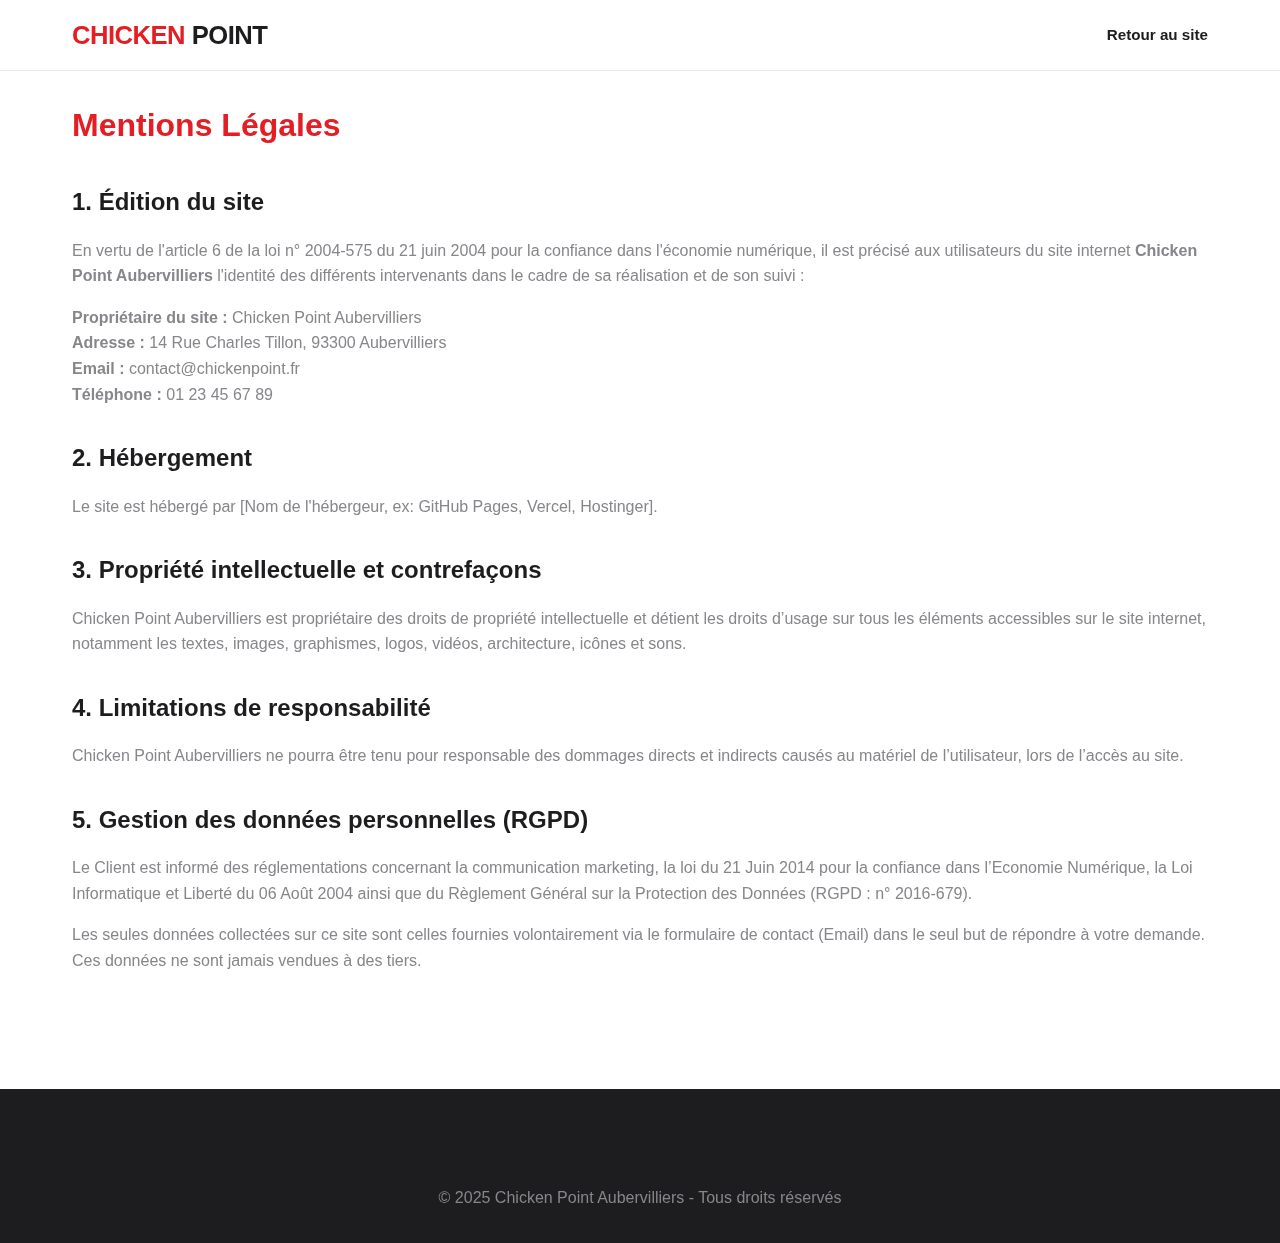
<file: mentions.html>
<!DOCTYPE html>
<html lang="fr">
<head>
    <meta charset="UTF-8">
    <meta name="viewport" content="width=device-width, initial-scale=1.0">
    <title>Mentions Légales - Chicken Point</title>
    <link rel="stylesheet" href="https://cdnjs.cloudflare.com/ajax/libs/font-awesome/6.0.0-beta3/css/all.min.css">
    <link rel="icon" type="image/png" href="logo.jpg">
    <link rel="stylesheet" href="style.css">
    <style>
        .legal-content {
            padding: 100px 0;
            background: #fff;
        }
        .legal-content h1 {
            margin-bottom: 2rem;
            color: var(--color-primary);
        }
        .legal-content h2 {
            margin-top: 2rem;
            margin-bottom: 1rem;
            font-size: 1.5rem;
        }
        .legal-content p {
            margin-bottom: 1rem;
            color: var(--color-gray);
        }
    </style>
</head>
<body>
    <header id="header">
        <div class="container header-content">
            <a href="index.html" class="logo">
                <span class="accent">CHICKEN</span> POINT
            </a>
            <nav id="nav">
                <a href="index.html">Retour au site</a>
            </nav>
        </div>
    </header>

    <section class="legal-content">
        <div class="container">
            <h1>Mentions Légales</h1>

            <h2>1. Édition du site</h2>
            <p>En vertu de l'article 6 de la loi n° 2004-575 du 21 juin 2004 pour la confiance dans l'économie numérique, il est précisé aux utilisateurs du site internet <strong>Chicken Point Aubervilliers</strong> l'identité des différents intervenants dans le cadre de sa réalisation et de son suivi :</p>
            <p><strong>Propriétaire du site :</strong> Chicken Point Aubervilliers<br>
            <strong>Adresse :</strong> 14 Rue Charles Tillon, 93300 Aubervilliers<br>
            <strong>Email :</strong> contact@chickenpoint.fr<br>
            <strong>Téléphone :</strong> 01 23 45 67 89</p>

            <h2>2. Hébergement</h2>
            <p>Le site est hébergé par [Nom de l'hébergeur, ex: GitHub Pages, Vercel, Hostinger].</p>

            <h2>3. Propriété intellectuelle et contrefaçons</h2>
            <p>Chicken Point Aubervilliers est propriétaire des droits de propriété intellectuelle et détient les droits d’usage sur tous les éléments accessibles sur le site internet, notamment les textes, images, graphismes, logos, vidéos, architecture, icônes et sons.</p>

            <h2>4. Limitations de responsabilité</h2>
            <p>Chicken Point Aubervilliers ne pourra être tenu pour responsable des dommages directs et indirects causés au matériel de l’utilisateur, lors de l’accès au site.</p>

            <h2>5. Gestion des données personnelles (RGPD)</h2>
            <p>Le Client est informé des réglementations concernant la communication marketing, la loi du 21 Juin 2014 pour la confiance dans l’Economie Numérique, la Loi Informatique et Liberté du 06 Août 2004 ainsi que du Règlement Général sur la Protection des Données (RGPD : n° 2016-679).</p>
            <p>Les seules données collectées sur ce site sont celles fournies volontairement via le formulaire de contact (Email) dans le seul but de répondre à votre demande. Ces données ne sont jamais vendues à des tiers.</p>
        </div>
    </section>

    <footer>
        <div class="container">
            <div class="footer-bottom" style="border:none;">
                <p>© 2025 Chicken Point Aubervilliers - Tous droits réservés</p>
            </div>
        </div>
    </footer>
</body>

</html>
</file>
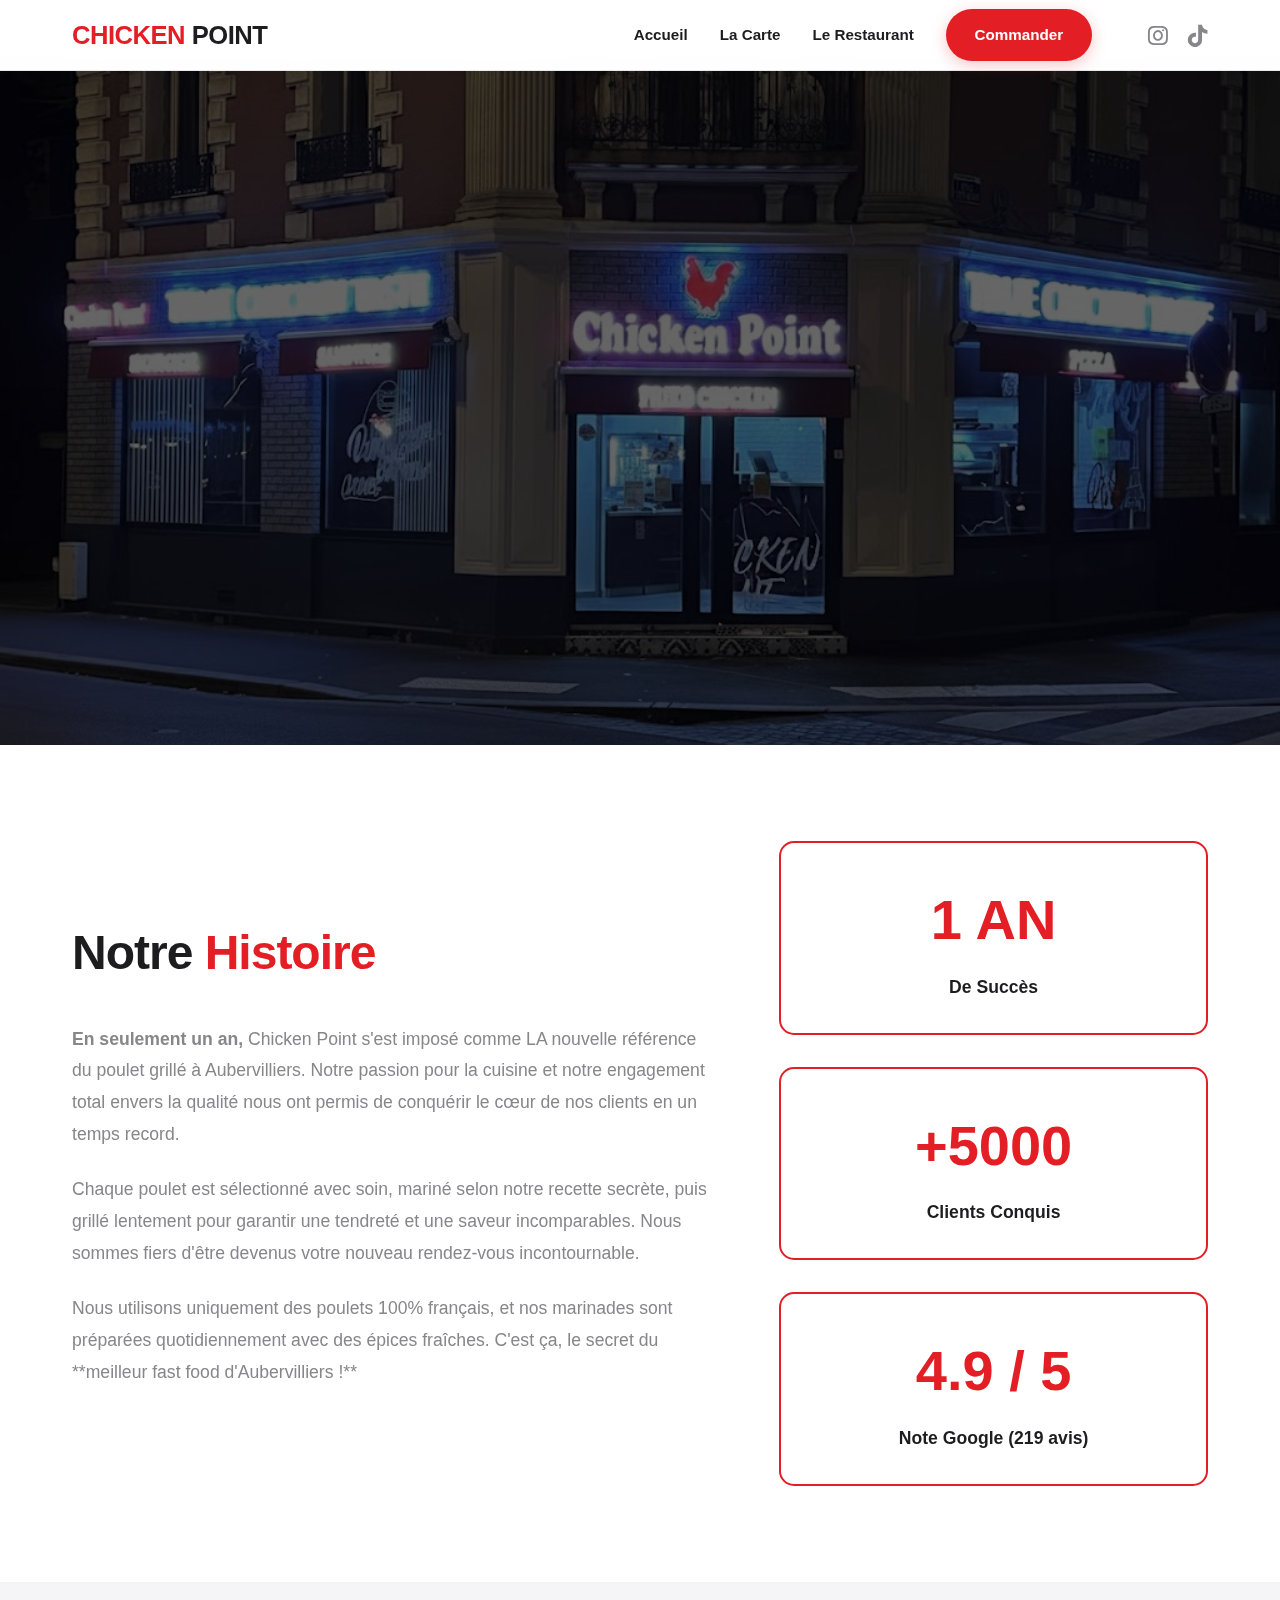
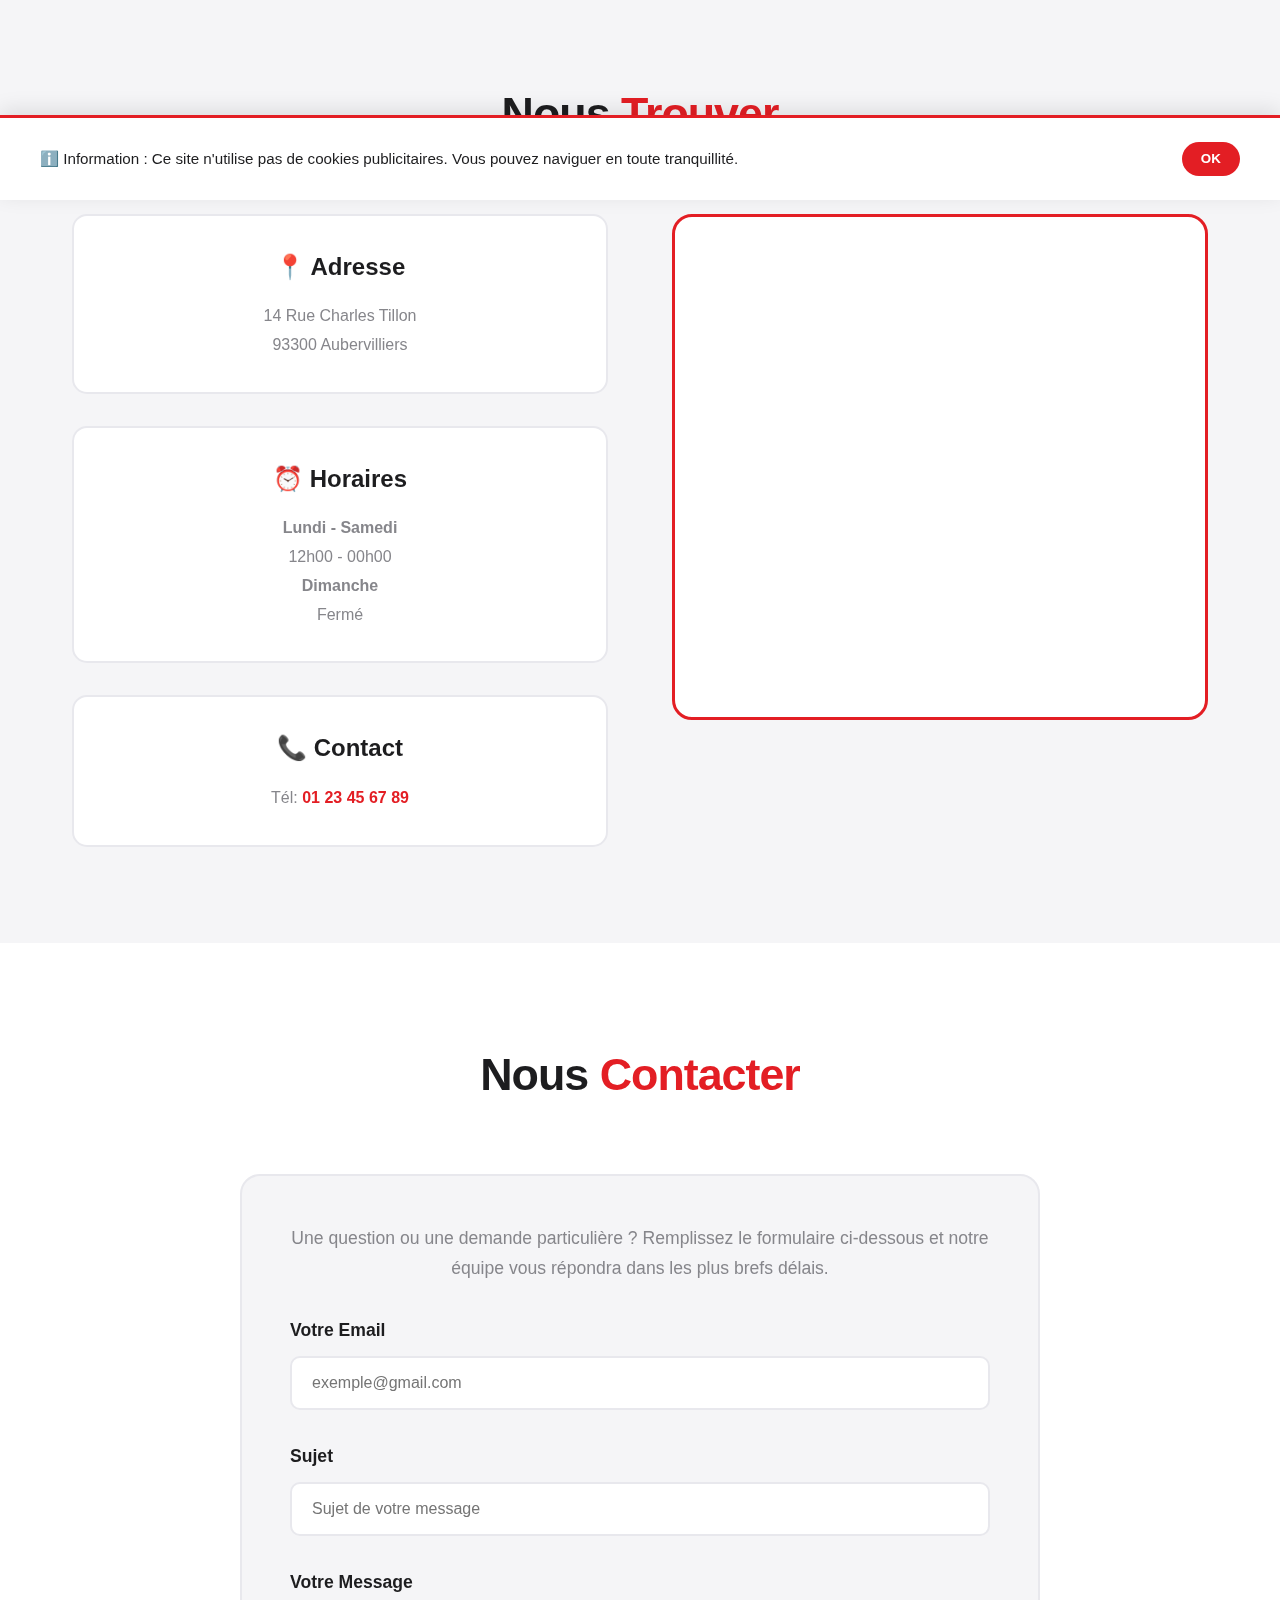
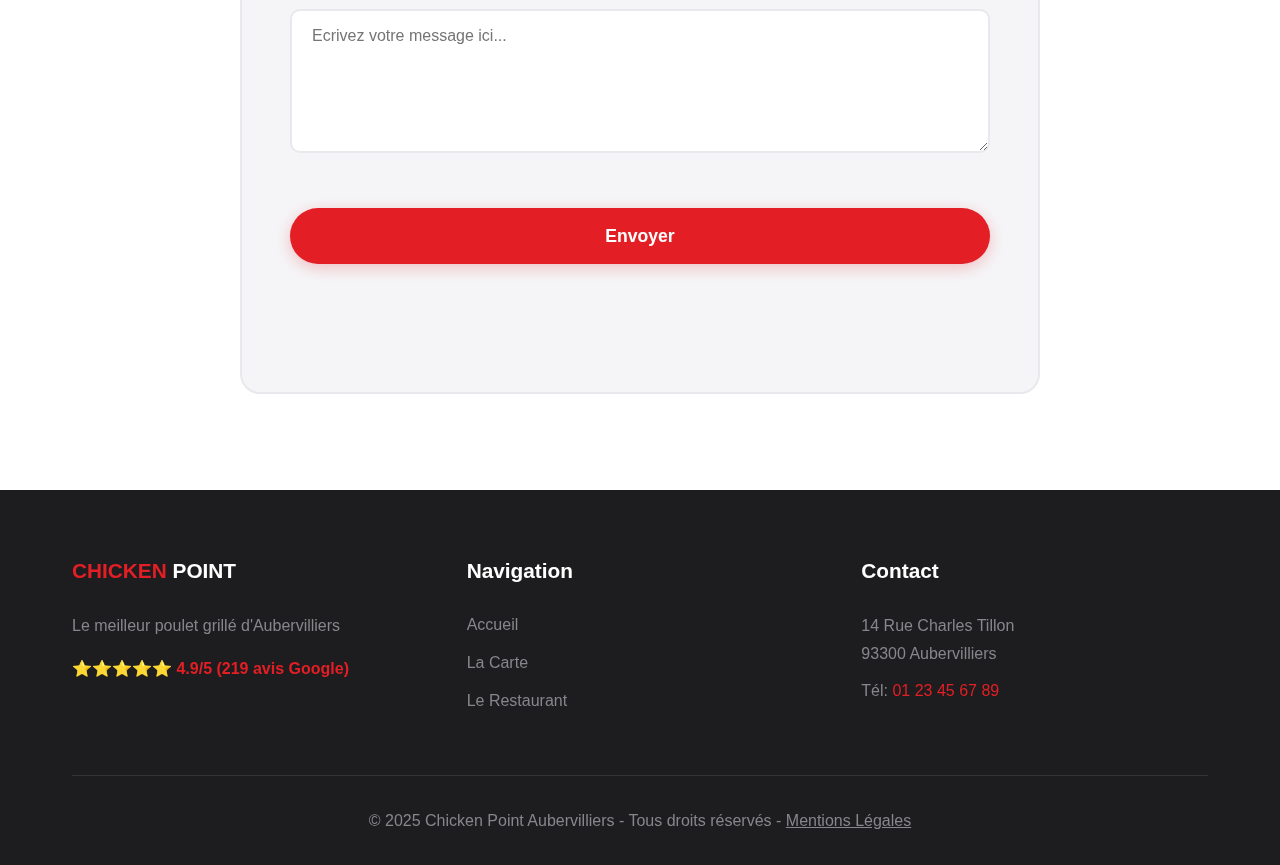
<file: restaurant.html>
<!DOCTYPE html>
<html lang="fr">
<head>
    <meta charset="UTF-8">
    <meta name="viewport" content="width=device-width, initial-scale=1.0">
    <title>Le Restaurant - Chicken Point Aubervilliers</title>
    <link rel="stylesheet" href="https://cdnjs.cloudflare.com/ajax/libs/font-awesome/6.0.0-beta3/css/all.min.css">
    <link rel="stylesheet" href="style.css">
    <link rel="icon" type="image/png" href="logo.jpg">
</head>
<body>
    <div id="preloader">
        <div class="loader-logo">
            <span class="accent">CHICKEN</span> POINT
        </div>
    </div>

    <header id="header">
        <div class="container header-content">
            <a href="index.html" class="logo">
                <span class="accent">CHICKEN</span> POINT
            </a>
            <div class="menu-toggle" id="menuToggle">
                <span></span>
                <span></span>
                <span></span>
            </div>
            <nav id="nav">
                <a href="index.html">Accueil</a>
                <a href="carte.html">La Carte</a>
                <a href="restaurant.html">Le Restaurant</a>
                <a href="https://www.ubereats.com/fr/store/chicken-point/cdtwzbS2SFSAQ1WBOYv42g?diningMode=PICKUP&ps=1" target="_blank" class="btn-primary">Commander</a>
                
                <div class="social-links">
                    <a href="https://www.instagram.com/chickenpointaubervilliers?igsh=MWZxOGIzOThhbnBsZg==" target="_blank" class="social-icon" aria-label="Instagram">
                        <i class="fab fa-instagram"></i>
                    </a>
                    <a href="https://www.tiktok.com/@chicken.point.aub?_r=1&_t=ZN-91SebNRsBIk" target="_blank" class="social-icon" aria-label="TikTok">
                        <i class="fab fa-tiktok"></i>
                    </a>
                </div>
            </nav>
        </div>
    </header>

    <section class="restaurant-hero">
        <div class="container">
            <h1 class="fade-in">Notre <span class="accent">Restaurant</span></h1>
            <p class="fade-in-delay">Une expérience authentique au cœur d'Aubervilliers</p>
        </div>
    </section>

    <section class="histoire">
        <div class="container">
            <div class="histoire-content">
                <div class="histoire-text">
                    <h2>Notre <span class="accent">Histoire</span></h2>
                    <p><strong>En seulement un an,</strong> Chicken Point s'est imposé comme LA nouvelle référence du poulet grillé à Aubervilliers. Notre passion pour la cuisine et notre engagement total envers la qualité nous ont permis de conquérir le cœur de nos clients en un temps record.</p>
                    <p>Chaque poulet est sélectionné avec soin, mariné selon notre recette secrète, puis grillé lentement pour garantir une tendreté et une saveur incomparables. Nous sommes fiers d'être devenus votre nouveau rendez-vous incontournable.</p>
                    <p>Nous utilisons uniquement des poulets 100% français, et nos marinades sont préparées quotidiennement avec des épices fraîches. C'est ça, le secret du **meilleur fast food d'Aubervilliers !**</p>
                </div>
                <div class="histoire-stats">
                    <div class="stat-item">
                        <div class="stat-number">1 AN</div>
                        <div class="stat-label">De Succès</div>
                    </div>
                    <div class="stat-item">
                        <div class="stat-number">+5000</div>
                        <div class="stat-label">Clients Conquis</div>
                    </div>
                    <div class="stat-item">
                        <div class="stat-text">4.9 / 5</div>
                        <div class="stat-label">Note Google (219 avis)</div>
                    </div>
                </div>
            </div>
        </div>
    </section>

    <section class="localisation">
        <div class="container">
            <h2 class="section-title">Nous <span class="accent">Trouver</span></h2>
            <div class="localisation-content">
                <div class="localisation-info">
                    <div class="info-block">
                        <h3>📍 Adresse</h3>
                        <p>14 Rue Charles Tillon<br>93300 Aubervilliers</p>
                    </div>
                    <div class="info-block">
                        <h3>⏰ Horaires</h3>
                        <p><strong>Lundi - Samedi</strong><br>12h00 - 00h00<br><strong>Dimanche</strong><br>Fermé</p>
                    </div>
                    <div class="info-block">
                        <h3>📞 Contact</h3>
                        <p>Tél: <a href="tel:0123456789">01 23 45 67 89</a></p>
                    </div>
                   
                </div>
                
                <div class="localisation-map">
                    <iframe src="https://www.google.com/maps/embed?pb=!1m18!1m12!1m3!1d2622.091157158713!2d2.370338776859703!3d48.91428579603348!2m3!1f0!2f0!3f0!3m2!1i1024!2i768!4f13.1!3m3!1m2!1s0x47e66f27b944208d%3A0xb357f8644503382c!2s14%20Rue%20Charles%20Tillon%2C%2093300%20Aubervilliers!5e0!3m2!1sfr!2sfr!4v1731855365516!5m2!1sfr!2sfr" allowfullscreen="" loading="lazy" referrerpolicy="no-referrer-when-downgrade"></iframe>
                </div>

            </div>
        </div>
    </section>

    <section class="contact">
        <div class="container">
            <h2 class="section-title">Nous <span class="accent">Contacter</span></h2>
            <div class="contact-cta">
                
                <p>Une question ou une demande particulière ? Remplissez le formulaire ci-dessous et notre équipe vous répondra dans les plus brefs délais.</p>
                
                <form id="contactForm" action="https://formspree.io/f/xqanarky" method="POST">
                    
                    <div class="form-group">
                        <label for="email">Votre Email</label>
                        <input type="email" name="email" id="email" placeholder="exemple@gmail.com" required>
                    </div>
                    
                    <div class="form-group">
                        <label for="sujet">Sujet</label>
                        <input type="text" name="sujet" id="sujet" placeholder="Sujet de votre message" required>
                    </div>
                    
                    <div class="form-group">
                        <label for="message">Votre Message</label>
                        <textarea name="message" id="message" rows="6" placeholder="Ecrivez votre message ici..." required></textarea>
                    </div>
                    
                    <button type="submit" class="btn-primary">Envoyer</button>
                    
                    <p id="my-form-status"></p> 
                </form>
                
            </div>
        </div>
    </section>

    <footer>
        <div class="container">
            <div class="footer-content">
                <div class="footer-col">
                    <h3><span class="accent">CHICKEN</span> POINT</h3>
                    <p>Le meilleur poulet grillé d'Aubervilliers</p>
                    <div class="footer-rating">
                        ⭐⭐⭐⭐⭐ 4.9/5 (219 avis Google)
                    </div>
                </div>
                <div class="footer-col">
                    <h3>Navigation</h3>
                    <ul>
                        <li><a href="index.html">Accueil</a></li>
                        <li><a href="carte.html">La Carte</a></li>
                        <li><a href="restaurant.html">Le Restaurant</a></li>
                    </ul>
                </div>
                <div class="footer-col">
                    <h3>Contact</h3>
                    <p>14 Rue Charles Tillon<br>93300 Aubervilliers</p>
                    <p>Tél: <a href="tel:0123456789">01 23 45 67 89</a></p>
                </div>
            </div>
            <div class="footer-bottom">
                <p>© 2025 Chicken Point Aubervilliers - Tous droits réservés - <a href="mentions.html" style="color: #86868B; text-decoration: underline;">Mentions Légales</a></p>
            </div>
        </div>
    </footer>

    <div id="cookie-banner" class="cookie-banner">
        <div class="cookie-content">
            <p>ℹ️ Information : Ce site n'utilise pas de cookies publicitaires. Vous pouvez naviguer en toute tranquillité.</p>
            <div class="cookie-buttons">
                <button id="ack-cookies" class="btn-cookie-accept">OK</button>
            </div>
        </div>
    </div>

    <script src="script.js"></script>
</body>

</html>
</file>
<file: style.css>
/* ========================================
   CHICKEN POINT - CSS COMPLET
   Design moderne clair - Toutes les pages
   ======================================== */

/* VARIABLES */
:root {
    --color-primary: #E31E24; /* Rouge Chicken Point */
    --color-bg: #F5F5F7; /* Gris très clair (Apple style) */
    --color-white: #FFFFFF; /* Blanc pur */
    --color-dark: #1D1D1F; /* Gris très foncé pour textes */
    --color-gray: #86868B; /* Gris moyen pour textes secondaires */
    --color-light-gray: #E8E8ED; /* Gris clair pour bordures */
    --color-hover: #C41A20; /* Rouge foncé au hover */
}

/* RESET & BASE */
* {
    margin: 0;
    padding: 0;
    box-sizing: border-box;
}

html {
    scroll-behavior: smooth;
}

body {
    font-family: -apple-system, BlinkMacSystemFont, 'Segoe UI', 'Roboto', 'Helvetica', 'Arial', sans-serif;
    background-color: var(--color-bg);
    color: var(--color-dark);
    line-height: 1.6;
    overflow-x: hidden;
}

.container {
    max-width: 1200px;
    margin: 0 auto;
    padding: 0 2rem;
}

.accent {
    color: var(--color-primary);
}

/* PRELOADER */
#preloader {
    position: fixed;
    top: 0;
    left: 0;
    width: 100%;
    height: 100%;
    background-color: var(--color-white);
    display: flex;
    justify-content: center;
    align-items: center;
    z-index: 9999;
    transition: opacity 0.8s ease, visibility 0.8s ease;
}

#preloader.fade-out {
    opacity: 0;
    visibility: hidden;
}

.loader-logo {
    font-size: 3rem;
    font-weight: 900;
    letter-spacing: -1px;
    animation: loaderPulse 1.5s infinite;
}

@keyframes loaderPulse {
    0%, 100% { transform: scale(1); opacity: 0.7; }
    50% { transform: scale(1.1); opacity: 1; }
}

/* HEADER */
header {
    position: fixed;
    top: 0;
    left: 0;
    width: 100%;
    background-color: rgba(255, 255, 255, 0.95);
    backdrop-filter: blur(20px) saturate(180%);
    border-bottom: 1px solid var(--color-light-gray);
    z-index: 1000;
    transition: all 0.3s ease;
}

header.scrolled {
    box-shadow: 0 2px 20px rgba(0, 0, 0, 0.08);
}

.header-content {
    display: flex;
    justify-content: space-between;
    align-items: center;
    height: 70px;
}

.logo {
    font-size: 1.6rem;
    font-weight: 800;
    color: var(--color-dark);
    text-decoration: none;
    letter-spacing: -0.5px;
    transition: transform 0.3s ease;
}

.logo:hover {
    transform: scale(1.05);
}

nav {
    display: flex;
    gap: 2rem;
    align-items: center;
}

nav a {
    color: var(--color-dark);
    text-decoration: none;
    font-weight: 600;
    font-size: 0.95rem;
    transition: color 0.3s ease;
    position: relative;
}

nav a:not(.btn-primary):hover {
    color: var(--color-primary);
}

nav a:not(.btn-primary)::after {
    content: '';
    position: absolute;
    bottom: -5px;
    left: 0;
    width: 0;
    height: 2px;
    background: var(--color-primary);
    transition: width 0.3s ease;
}

nav a:not(.btn-primary):hover::after {
    width: 100%;
}

/* STYLES POUR ICÔNES FONT AWESOME */
.social-links {
    display: flex;
    gap: 1.25rem;
    margin-left: 1.5rem; 
}

.social-icon {
    color: var(--color-gray);
    text-decoration: none;
    transition: all 0.3s ease;
}

.social-icon i {
    font-size: 1.4rem;
    vertical-align: middle;
}

.social-icon:hover {
    color: var(--color-primary);
    transform: scale(1.1);
}

.menu-toggle {
    display: none;
    flex-direction: column;
    gap: 5px;
    cursor: pointer;
    z-index: 1001;
}

.menu-toggle span {
    width: 28px;
    height: 2px;
    background: var(--color-dark);
    transition: all 0.3s ease;
    border-radius: 2px;
}

.menu-toggle.active span:nth-child(1) {
    transform: rotate(45deg) translate(8px, 8px);
}

.menu-toggle.active span:nth-child(2) {
    opacity: 0;
}

.menu-toggle.active span:nth-child(3) {
    transform: rotate(-45deg) translate(7px, -7px);
}

/* BUTTONS */
.btn-primary, .btn-secondary {
    display: inline-block;
    padding: 0.85rem 1.8rem;
    text-decoration: none;
    font-weight: 700;
    border-radius: 50px;
    transition: all 0.3s ease;
    text-align: center;
    cursor: pointer;
    border: none;
    font-size: 0.95rem;
}

.btn-large {
    padding: 1.1rem 2.5rem;
    font-size: 1.05rem;
    width: 100%;
    margin-bottom: 1rem;
}

.btn-primary {
    background: var(--color-primary);
    color: var(--color-white);
    box-shadow: 0 4px 15px rgba(227, 30, 36, 0.25);
}

.btn-primary:hover {
    background: var(--color-hover);
    transform: translateY(-2px);
    box-shadow: 0 6px 25px rgba(227, 30, 36, 0.35);
}

.btn-secondary {
    background: transparent;
    color: var(--color-dark);
    border: 2px solid var(--color-dark);
}

.btn-secondary:hover {
    background: var(--color-dark);
    color: var(--color-white);
    transform: translateY(-2px);
}

/* HERO SECTION - PAGE ACCUEIL */
.hero {
    min-height: 90vh;
    display: flex;
    align-items: center;
    justify-content: center;
    position: relative;
    margin-top: 70px;
    overflow: hidden;
    background-image: url('https://tb-static.uber.com/prod/image-proc/processed_images/11b8851f421f796dd655c109216755b3/5283d81c664b43c5f57a3a186d273063.jpeg');
    background-size: cover;
    background-position: center center;
    color: var(--color-white);
}

.hero-overlay {
    position: absolute;
    top: 0;
    left: 0;
    width: 100%;
    height: 100%;
    background-color: rgba(0, 0, 0, 0.6); 
    z-index: 1;
}

.hero-content {
    position: relative;
    z-index: 2; 
    text-align: center;
    padding: 2rem;
}

.hero h1 {
    font-size: 4.5rem;
    font-weight: 900;
    line-height: 1.1;
    margin-bottom: 1.5rem;
    letter-spacing: -2px;
}

.hero p {
    font-size: 1.5rem;
    margin-bottom: 2.5rem;
    color: var(--color-light-gray); 
    opacity: 0.9;
    font-weight: 500;
}

.hero-buttons {
    display: flex;
    gap: 1.5rem;
    justify-content: center;
    flex-wrap: wrap;
}

.hero .btn-secondary {
    background: transparent;
    color: var(--color-white);
    border: 2px solid var(--color-white);
}

.hero .btn-secondary:hover {
    background: var(--color-white);
    color: var(--color-dark);
}


/* ANIMATIONS */
.fade-in {
    animation: fadeInUp 1s ease forwards;
    opacity: 0;
}

.fade-in-delay {
    animation: fadeInUp 1s ease 0.3s forwards;
    opacity: 0;
}

.fade-in-delay-2 {
    animation: fadeInUp 1s ease 0.6s forwards;
    opacity: 0;
}

@keyframes fadeInUp {
    from {
        opacity: 0;
        transform: translateY(30px);
    }
    to {
        opacity: 1;
        transform: translateY(0);
    }
}

/* SECTIONS */
section {
    padding: 6rem 0;
}

.section-title {
    text-align: center;
    font-size: 2.8rem;
    font-weight: 900;
    margin-bottom: 4rem;
    letter-spacing: -1px;
}

/* SERVICES (SECTION ENGAGEMENTS) */
.services {
    background: var(--color-white);
}

.service-grid {
    display: grid;
    grid-template-columns: repeat(auto-fit, minmax(300px, 1fr));
    gap: 2.5rem;
}

.service-item {
    background: var(--color-white);
    border: 2px solid var(--color-light-gray);
    border-radius: 20px;
    padding: 3rem 2rem;
    text-align: center;
    transition: all 0.4s ease;
    cursor: pointer;
}

.service-item:hover {
    transform: translateY(-10px);
    border-color: var(--color-primary);
    box-shadow: 0 15px 40px rgba(0, 0, 0, 0.1);
}

.service-icon {
    display: block;
    margin-bottom: 1.5rem;
    height: 120px; 
}

.service-icon img {
    height: 100%; 
    width: auto;
    max-width: 120px; 
    object-fit: contain; 
}

.service-item h3 {
    color: var(--color-primary);
    font-size: 1.6rem;
    margin-bottom: 1rem;
    font-weight: 700;
}

.service-item p {
    color: var(--color-gray);
    line-height: 1.7;
    font-size: 1.05rem;
}

/* MENU PREVIEW - PAGE ACCUEIL */
.menu-preview {
    background: var(--color-bg);
}

.menu-preview-grid {
    display: grid;
    grid-template-columns: repeat(auto-fit, minmax(280px, 1fr));
    gap: 2rem;
}

.menu-preview-card {
    background: var(--color-white);
    border: 2px solid var(--color-light-gray);
    border-radius: 20px;
    padding: 2.5rem;
    text-align: center;
    transition: all 0.4s ease;
    display: flex; 
    flex-direction: column; 
}

.menu-preview-card:hover {
    transform: scale(1.05);
    border-color: var(--color-primary);
    box-shadow: 0 15px 40px rgba(0, 0, 0, 0.1);
}

.menu-preview-card .menu-preview-image {
    width: 100%;
    height: 200px; 
    overflow: hidden;
    border-radius: 15px; 
    margin-bottom: 1.5rem;
    border: 2px solid var(--color-light-gray);
}

.menu-preview-card .menu-preview-image img {
    width: 100%;
    height: 100%;
    object-fit: cover; 
    transition: transform 0.4s ease;
}

.menu-preview-card:hover .menu-preview-image img {
    transform: scale(1.1);
}

.menu-preview-icon {
    display: none;
}

.menu-preview-card h3 {
    color: var(--color-dark);
    font-size: 1.8rem;
    margin-bottom: 0.5rem;
    font-weight: 700;
}

.menu-preview-card p {
    color: var(--color-gray);
    margin-bottom: 1.5rem;
    flex-grow: 1; 
}

.price-from {
    display: inline-block;
    background: var(--color-primary);
    color: var(--color-white);
    padding: 0.6rem 1.5rem;
    border-radius: 50px;
    font-weight: 700;
    margin-top: auto; 
    align-self: center; 
}

/* AVIS GOOGLE - PAGE ACCUEIL */
.avis-google {
    background: var(--color-white);
    padding: 6rem 0;
}

.avis-header {
    text-align: center;
    margin-bottom: 4rem;
}

.google-rating {
    display: flex;
    justify-content: center;
    align-items: center;
    gap: 3rem;
    margin-top: 2rem;
    flex-wrap: wrap;
}

.rating-score {
    text-align: center;
}

.rating-score .score {
    font-size: 4rem;
    font-weight: 900;
    color: var(--color-primary);
    display: block;
    line-height: 1;
}

.rating-score .stars {
    font-size: 2rem;
    margin-top: 0.5rem;
}

.rating-info {
    text-align: left;
}

.rating-info p {
    font-size: 1.2rem;
    color: var(--color-dark);
    margin-bottom: 0.5rem;
}

.google-link {
    color: var(--color-primary);
    text-decoration: none;
    font-weight: 600;
    display: flex;
    align-items: center;
    transition: color 0.3s ease;
}

.google-link:hover {
    color: var(--color-hover);
}

.avis-grid {
    display: grid;
    grid-template-columns: repeat(auto-fit, minmax(320px, 1fr));
    gap: 2rem;
}

.avis-card {
    background: var(--color-white);
    border: 2px solid var(--color-light-gray);
    border-radius: 20px;
    padding: 2rem;
    transition: all 0.3s ease;
    text-align: center; 
}

.avis-card:hover {
    transform: translateY(-5px);
    box-shadow: 0 10px 30px rgba(0, 0, 0, 0.1);
    border-color: var(--color-primary);
}

.avis-stars {
    font-size: 1.3rem;
    margin-bottom: 1rem;
}

.avis-text {
    color: var(--color-dark);
    line-height: 1.7;
    margin-bottom: 1.5rem;
    font-size: 1.05rem;
}

.avis-author {
    display: flex;
    gap: 1rem;
    align-items: center;
    justify-content: center; 
}

.author-avatar {
    width: 50px;
    height: 50px;
    background: var(--color-primary);
    color: var(--color-white);
    border-radius: 50%;
    display: flex;
    align-items: center;
    justify-content: center;
    font-weight: 700;
    font-size: 1.3rem;
}

.author-info {
    display: flex;
    flex-direction: column;
    text-align: left; 
}

.author-info strong {
    color: var(--color-dark);
    font-size: 1.05rem;
}

.author-info span {
    color: var(--color-gray);
    font-size: 0.9rem;
}

/* HORAIRES */
.horaires {
    background: var(--color-bg);
}

.horaires-box {
    max-width: 500px;
    margin: 0 auto;
    background: var(--color-white);
    border: 2px solid var(--color-light-gray); 
    border-radius: 20px;
    padding: 3rem;
    text-align: center;
    transition: all 0.4s ease; 
}

.horaires-box:hover {
    transform: translateY(-5px);
    box-shadow: 0 10px 30px rgba(0, 0, 0, 0.1);
    border-color: var(--color-primary);
}

.horaire-item {
    display: flex;
    justify-content: space-between;
    align-items: center;
    font-size: 1.5rem;
    font-weight: 700;
    margin-bottom: 1.5rem;
}
.horaire-item:last-child {
    margin-bottom: 0.5rem;
}

.day {
    color: var(--color-primary);
}

.time {
    color: var(--color-dark);
}

.horaires-note {
    color: var(--color-gray);
    font-size: 1.1rem;
    margin-top: 1rem;
}

/* CONTACT (SECTION RÉUTILISÉE ET STYLISÉE) */
.contact {
    background: var(--color-white);
}

.contact-cta {
    background: var(--color-bg);
    border: 2px solid var(--color-light-gray);
    border-radius: 20px;
    padding: 3rem;
    text-align: center;
    max-width: 800px; 
    margin: 0 auto;   
}

.contact-cta h3 {
    font-size: 2rem;
    font-weight: 900;
    margin-bottom: 1rem;
    color: var(--color-dark);
}

.contact-cta p {
    color: var(--color-gray);
    margin-bottom: 2rem;
    font-size: 1.1rem;
    line-height: 1.7;
    text-align: center; 
}

.contact-grid {
    display: grid;
    grid-template-columns: 1fr 1fr;
    gap: 4rem;
}

.contact-info {
    display: flex;
    flex-direction: column;
    gap: 2rem;
}

.contact-item {
    display: flex;
    gap: 1.5rem;
    align-items: flex-start;
}

.contact-icon {
    font-size: 2.5rem;
    min-width: 60px;
}

.contact-item h3 {
    color: var(--color-dark);
    font-size: 1.3rem;
    margin-bottom: 0.5rem;
    font-weight: 700;
}

.contact-item p {
    color: var(--color-gray);
    line-height: 1.7;
}

.contact-item a {
    color: var(--color-primary);
    text-decoration: none;
    font-weight: 600;
    transition: color 0.3s ease;
}

.contact-item a:hover {
    color: var(--color-hover);
}

/* ========================================
   STYLES POUR LE FORMULAIRE DE CONTACT
   ======================================== */
.form-group {
    margin-bottom: 2rem;
    width: 100%;
    text-align: left; 
}

.form-group label {
    display: block;
    font-size: 1.1rem;
    font-weight: 700;
    color: var(--color-dark);
    margin-bottom: 0.75rem;
}

.form-group input,
.form-group textarea {
    width: 100%;
    padding: 1rem 1.25rem;
    font-size: 1rem;
    font-family: inherit; 
    border: 2px solid var(--color-light-gray);
    border-radius: 10px;
    background: var(--color-white);
    color: var(--color-dark);
    transition: border-color 0.3s ease, box-shadow 0.3s ease;
}

.form-group input:focus,
.form-group textarea:focus {
    outline: none;
    border-color: var(--color-primary);
    box-shadow: 0 0 10px rgba(227, 30, 36, 0.2);
}

.form-group textarea {
    resize: vertical; 
    min-height: 120px;
}

/* Style spécifique pour le bouton du formulaire */
#contactForm .btn-primary {
    width: 100%;
    font-size: 1.1rem;
    padding: 1.1rem;
    margin-top: 1rem;
    cursor: pointer;
    border: none;
}

/* Message de statut du formulaire */
#my-form-status {
    margin-top: 1.5rem;
    font-weight: 700;
    text-align: center;
    min-height: 1.5rem; 
    transition: all 0.3s ease;
}

/* ========================================
   🔴 PAGE RESTAURANT - STYLES MODIFIÉS 🔴
   ======================================== */

.restaurant-hero {
    min-height: 75vh; 
    display: flex;
    align-items: center;
    justify-content: center;
    background-image: url('unnamed.jpg'); 
    background-size: cover;
    background-position: center 50%; 
    color: var(--color-white); 
    position: relative;
    margin-top: 70px;
    text-align: center;
}

.restaurant-hero::before {
    content: '';
    position: absolute;
    top: 0;
    left: 0;
    right: 0;
    bottom: 0;
    background-color: rgba(0, 0, 0, 0.6); 
    z-index: 1; 
}

.restaurant-hero .container {
    position: relative;
    z-index: 2;
}

.restaurant-hero h1 {
    font-size: 4rem;
    font-weight: 900;
    margin-bottom: 1rem;
    position: relative;
    z-index: 10;
    letter-spacing: -2px;
    color: var(--color-white); 
}

.restaurant-hero p {
    font-size: 1.5rem;
    color: var(--color-light-gray); 
    position: relative;
    z-index: 10;
}

.histoire {
    background: var(--color-white);
    padding: 6rem 2rem;
}

.histoire-content {
    display: grid;
    grid-template-columns: 1.5fr 1fr;
    gap: 4rem;
    align-items: center;
}

.histoire-text h2 {
    font-size: 3rem;
    font-weight: 900;
    margin-bottom: 2rem;
    letter-spacing: -1px;
}

.histoire-text p {
    font-size: 1.1rem;
    line-height: 1.8;
    color: var(--color-gray);
    margin-bottom: 1.5rem;
}

.histoire-stats {
    display: flex;
    flex-direction: column;
    gap: 2rem;
}

.stat-item {
    background: var(--color-white);
    border: 2px solid var(--color-primary);
    border-radius: 15px;
    padding: 2rem;
    text-align: center;
    transition: all 0.3s ease;
}

.stat-item:hover {
    transform: scale(1.05);
    box-shadow: 0 10px 40px rgba(227, 30, 36, 0.2);
}

.stat-number, .stat-text { 
    font-size: 3.5rem;
    font-weight: 900;
    color: var(--color-primary);
    margin-bottom: 0.5rem;
}

.stat-label {
    font-size: 1.1rem;
    color: var(--color-dark);
    font-weight: 600;
}

/* SECTIONS SUPPRIMÉES (Valeurs, Processus, Temoignages) */
.valeurs {
    background: var(--color-bg);
    padding: 6rem 2rem;
}
.valeurs-grid {
    display: grid;
    grid-template-columns: repeat(auto-fit, minmax(250px, 1fr));
    gap: 2.5rem;
}
.processus {
    background: var(--color-white);
    padding: 6rem 2rem;
}
.temoignages {
    background: var(--color-white);
    padding: 6rem 2rem;
}


/* SECTION LOCALISATION */
.localisation {
    background: var(--color-bg);
    padding: 6rem 2rem;
}

.localisation-content {
    display: grid;
    grid-template-columns: 1fr 1fr;
    gap: 4rem;
    align-items: start;
}

.localisation-info {
    display: flex;
    flex-direction: column;
    gap: 2rem;
}

.info-block {
    background: var(--color-white);
    border: 2px solid var(--color-light-gray);
    border-radius: 15px;
    padding: 2rem;
    transition: all 0.3s ease;
    text-align: center; 
}

.info-block:hover {
    border-color: var(--color-primary);
    transform: translateX(5px);
    box-shadow: 0 10px 30px rgba(0, 0, 0, 0.1);
}

.info-block h3 {
    color: var(--color-dark);
    font-size: 1.5rem;
    margin-bottom: 1rem;
    font-weight: 700;
}

.info-block p {
    color: var(--color-gray);
    line-height: 1.8;
}

.info-block a {
    color: var(--color-primary);
    text-decoration: none;
    font-weight: 700;
    transition: color 0.3s ease;
}

.info-block a:hover {
    color: var(--color-hover);
}

.localisation-map {
    background: var(--color-white);
    border: 3px solid var(--color-primary);
    border-radius: 20px;
    overflow: hidden;
    min-height: 500px;
}

/* STYLE "DARK MODE" POUR LA CARTE */
.localisation-map iframe {
    width: 100%;
    height: 500px;
    border: 0;
    display: block; 
    filter: invert(100%) grayscale(80%) brightness(1.2); 
}

.map-placeholder {
    text-align: center;
    padding: 3rem;
}

.map-placeholder p:first-child {
    font-size: 5rem;
    margin-bottom: 1rem;
}

.map-placeholder p:nth-child(2) {
    font-size: 1.3rem;
    font-weight: 700;
    color: var(--color-dark);
    margin-bottom: 1rem;
}

.map-placeholder small {
    color: var(--color-gray);
    font-size: 0.9rem;
}

/* ========================================
   STYLES POUR LA BANNIÈRE COOKIE
   ======================================== */
.cookie-banner {
    position: fixed;
    bottom: -100%; /* Caché par défaut */
    left: 0;
    width: 100%;
    background-color: var(--color-white);
    box-shadow: 0 -5px 20px rgba(0, 0, 0, 0.1);
    padding: 1.5rem 2rem;
    z-index: 9999;
    transition: bottom 0.5s ease;
    border-top: 3px solid var(--color-primary);
}

.cookie-banner.show {
    bottom: 0;
}

.cookie-content {
    max-width: 1200px;
    margin: 0 auto;
    display: flex;
    justify-content: space-between;
    align-items: center;
    gap: 2rem;
}

.cookie-content p {
    margin: 0;
    color: var(--color-dark);
    font-size: 0.95rem;
}

.cookie-content a {
    color: var(--color-primary);
    text-decoration: underline;
}

.cookie-buttons {
    display: flex;
    gap: 1rem;
}

.btn-cookie-accept {
    background-color: var(--color-primary);
    color: var(--color-white);
    border: none;
    padding: 0.6rem 1.2rem;
    border-radius: 50px;
    font-weight: 700;
    cursor: pointer;
    transition: background 0.3s ease;
}

.btn-cookie-accept:hover {
    background-color: var(--color-hover);
}

@media (max-width: 768px) {
    .cookie-content {
        flex-direction: column;
        text-align: center;
        gap: 1rem;
    }
}


/* ========================================
   FOOTER
   ======================================== */

footer {
    background: var(--color-dark);
    color: var(--color-white);
    padding: 4rem 0 2rem;
}

.footer-content {
    display: grid;
    grid-template-columns: repeat(auto-fit, minmax(250px, 1fr));
    gap: 3rem;
    margin-bottom: 3rem;
}

.footer-col h3 {
    color: var(--color-white);
    font-size: 1.3rem;
    margin-bottom: 1.5rem;
    font-weight: 700;
}

.footer-col p {
    color: var(--color-gray);
    line-height: 1.8;
    margin-bottom: 0.5rem;
}

.footer-rating {
    margin-top: 1rem;
    color: var(--color-primary);
    font-weight: 600;
}

.footer-col ul {
    list-style: none;
}

.footer-col ul li {
    margin-bottom: 0.8rem;
}

.footer-col ul li a {
    color: var(--color-gray);
    text-decoration: none;
    transition: color 0.3s ease;
}

.footer-col ul li a:hover {
    color: var(--color-primary);
}

.footer-col a {
    color: var(--color-primary);
    text-decoration: none;
    transition: color 0.3s ease;
}

.footer-col a:hover {
    color: var(--color-hover);
}

.footer-bottom {
    text-align: center;
    padding-top: 2rem;
    border-top: 1px solid rgba(255, 255, 255, 0.1);
    color: var(--color-gray);
}

/* ========================================
   RESPONSIVE - MOBILE & TABLETTE
   ======================================== */

@media (max-width: 968px) {
    .histoire-content {
        grid-template-columns: 1fr;
    }

    .localisation-content {
        grid-template-columns: 1fr;
    }

    .localisation-map {
        min-height: 350px;
    }
    
    .localisation-map iframe {
        height: 350px;
    }

    .contact-grid {
        grid-template-columns: 1fr;
    }
}

@media (max-width: 768px) {
    .menu-toggle {
        display: flex;
    }

    nav {
        position: fixed;
        top: 70px;
        right: -100%;
        width: 100%;
        height: calc(100vh - 70px);
        background: rgba(255, 255, 255, 0.98);
        backdrop-filter: blur(20px);
        flex-direction: column;
        justify-content: center;
        gap: 3rem;
        transition: right 0.4s ease;
        border-left: 1px solid var(--color-light-gray);
    }

    nav.active {
        right: 0;
    }

    nav a {
        font-size: 1.5rem;
    }
    
    .social-links {
        flex-direction: row; 
        margin-left: 0; 
        margin-top: 1rem; 
    }


    .hero {
        min-height: 80vh;
    }

    .hero h1 {
        font-size: 2.5rem;
    }

    .hero p {
        font-size: 1.2rem;
    }

    .section-title {
        font-size: 2rem;
    }

    .service-grid,
    .menu-preview-grid,
    .avis-grid {
        grid-template-columns: 1fr;
    }

    .google-rating {
        flex-direction: column;
        gap: 2rem;
    }

    .rating-info {
        text-align: center;
    }

    .hero-buttons {
        flex-direction: column;
        align-items: center;
    }

    .hero-buttons a {
        width: 100%;
        max-width: 300px;
    }

    .container {
        padding: 0 1.5rem;
    }

    /* Page Restaurant (Responsive) */
    .restaurant-hero h1 {
        font-size: 2.5rem;
    }

    .restaurant-hero p {
        font-size: 1.2rem;
    }

    .histoire-text h2 {
        font-size: 2rem;
    }

    .histoire-text p {
        font-size: 1.05rem;
    }

    .timeline-item {
        flex-direction: column;
        gap: 1rem;
    }

    .timeline-item::before {
        left: 40px;
        top: 100px;
    }

    .timeline-number {
        min-width: 60px;
        height: 60px;
        font-size: 1.5rem;
    }

    .valeurs-grid,
    .temoignages-grid {
        grid-template-columns: 1fr;
    }
}

@media (max-width: 480px) {
    .hero h1 {
        font-size: 2rem;
    }

    .hero p {
        font-size: 1rem;
    }

    .section-title {
        font-size: 1.8rem;
    }
}


/* ========================================
   PAGE CARTE - STYLES SPÉCIFIQUES
   ======================================== */

.carte-hero {
    min-height: 50vh;
    display: flex;
    align-items: center;
    justify-content: center;
    background-image: url('https://tb-static.uber.com/prod/image-proc/processed_images/3afca87b0e4b5e4aa4633303bdba4c99/70aa2a4db7f990373ca9c376323e3dea.jpeg');
    background-size: cover;
    background-position: center 30%; 
    color: var(--color-white); 
    position: relative;
    margin-top: 70px;
    text-align: center;
}

.carte-hero::before {
    content: '';
    position: absolute;
    top: 0;
    left: 0;
    right: 0;
    bottom: 0;
    background-color: rgba(0, 0, 0, 0.6);
    background-image: none; 
    z-index: 1; 
}

.carte-hero .container {
    position: relative;
    z-index: 2;
}

.carte-hero h1 {
    font-size: 4rem;
    font-weight: 900;
    margin-bottom: 1rem;
    letter-spacing: -2px;
    color: var(--color-white); 
}

.carte-hero p {
    font-size: 1.5rem;
    color: var(--color-light-gray); 
    opacity: 0.9;
}

/* ========================================
   NOUVELLE BARRE DE NAVIGATION (MENU)
   ======================================== */
.menu-nav-bar-sticky {
    position: sticky;
    top: 70px; /* Hauteur du header */
    background: var(--color-white);
    z-index: 900;
    border-bottom: 1px solid var(--color-light-gray);
    box-shadow: 0 4px 12px rgba(0,0,0,0.05);
}

.menu-nav-container {
    position: relative;
    padding-left: 50px; /* Espace pour bouton Préc. */
    padding-right: 50px; /* Espace pour bouton Suiv. */
}

#menu-nav-swiper {
    overflow: hidden;
}

#menu-nav-swiper .swiper-slide {
    width: auto; /* Les slides prennent la largeur de leur contenu */
}

#menu-nav-swiper .swiper-slide a {
    display: block;
    padding: 1.25rem 1rem;
    text-decoration: none;
    color: var(--color-gray);
    font-weight: 700;
    font-size: 1rem;
    white-space: nowrap;
    border-bottom: 3px solid transparent;
    transition: all 0.3s ease;
}

#menu-nav-swiper .swiper-slide a:hover {
    color: var(--color-dark);
}

#menu-nav-swiper .swiper-slide a.active {
    color: var(--color-primary);
    border-bottom-color: var(--color-primary);
}

/* Boutons Préc./Suiv. */
.menu-nav-btn {
    position: absolute;
    top: 50%;
    transform: translateY(-50%);
    width: 40px;
    height: 40px;
    background: var(--color-white);
    border: 1px solid var(--color-light-gray);
    border-radius: 50%;
    box-shadow: 0 2px 10px rgba(0,0,0,0.1);
    color: var(--color-dark);
    transition: all 0.3s ease;
    z-index: 10;
    
    /* ----- AJOUTS POUR LE CENTRAGE ----- */
    display: flex;
    align-items: center;
    justify-content: center;
    /* ----- FIN DES AJOUTS ----- */
}
.menu-nav-btn:hover {
    border-color: var(--color-primary);
    color: var(--color-primary);
}
.menu-nav-btn::after {
    font-size: 1rem; /* Taille de la flèche */
    font-weight: 900;
}
.swiper-button-prev.menu-nav-btn {
    left: 5px;
}
.swiper-button-next.menu-nav-btn {
    right: 5px;
}
.swiper-button-disabled {
    opacity: 0;
    pointer-events: none;
}


/* ========================================
   PAGE CARTE - SECTIONS
   ======================================== */
.menu-section {
    background: var(--color-bg);
    padding: 4rem 0;
}

.menu-category {
    margin-bottom: 5rem;
    /* Marge pour le "ScrollSpy" */
    padding-top: 80px; /* Hauteur de la barre sticky + un peu de marge */
    margin-top: -80px; /* Compense le padding */
}

.category-header {
    display: flex;
    align-items: center;
    gap: 1rem;
    margin-bottom: 2.5rem;
    padding-bottom: 1rem;
    border-bottom: 3px solid var(--color-primary);
}

.category-icon {
    font-size: 3rem;
}

.category-header h2 {
    font-size: 2.5rem;
    font-weight: 900;
    color: var(--color-dark);
}

.cta-section {
    background: var(--color-white);
    padding: 5rem 2rem;
    text-align: center;
    position: relative;
}

.cta-section::before {
    content: '';
    position: absolute;
    top: 0;
    left: 0;
    right: 0;
    bottom: 0;
    background-image: 
        radial-gradient(circle at 50% 50%, rgba(227, 30, 36, 0.05) 0%, transparent 70%);
}

.cta-section h2 {
    font-size: 3rem;
    font-weight: 900;
    margin-bottom: 1rem;
    position: relative;
    z-index: 10;
}

.cta-section p {
    font-size: 1.3rem;
    color: var(--color-gray);
    margin-bottom: 2.5rem;
    position: relative;
    z-index: 10;
}

.cta-buttons {
    display: flex;
    gap: 1.5rem;
    justify-content: center;
    flex-wrap: wrap;
    position: relative;
    z-index: 10;
}

/* ========================================
   STYLES GRILLE MENU (TYPE UBER EATS)
   ======================================== */

.menu-grid {
    display: grid;
    grid-template-columns: repeat(auto-fit, minmax(450px, 1fr));
    gap: 1.5rem;
}

.menu-item-card {
    display: flex; 
    justify-content: space-between;
    align-items: center; 
    gap: 1.5rem;
    background: var(--color-white);
    border: 2px solid var(--color-light-gray);
    border-radius: 15px;
    padding: 1.5rem;
    transition: all 0.3s ease;
    cursor: pointer;
    overflow: hidden; 
}

.menu-item-card:hover {
    border-color: var(--color-primary);
    transform: none; 
    box-shadow: 0 8px 30px rgba(0, 0, 0, 0.08);
}

.menu-item-image {
    flex-shrink: 0; 
    width: 130px;
    height: 130px;
    border-radius: 10px;
    overflow: hidden;
    border: 1px solid var(--color-light-gray);
}

.menu-item-image img {
    width: 100%;
    height: 100%;
    object-fit: cover; 
    transition: transform 0.3s ease;
}

.menu-item-card:hover .menu-item-image img {
    transform: scale(1.05); 
}

.item-info {
    flex: 1; 
}

.item-info h3 {
    font-size: 1.3rem;
    font-weight: 700;
    color: var(--color-dark);
    margin-bottom: 0.5rem;
}

.item-info p {
    color: var(--color-gray);
    font-size: 0.95rem;
    line-height: 1.5;
    margin-bottom: 1rem; 
}

.item-price {
    font-size: 1.6rem;
    font-weight: 900;
    color: var(--color-primary);
    white-space: nowrap;
}

/* ========================================
   AJUSTEMENTS RESPONSIVE POUR LA NOUVELLE CARTE
   ======================================== */

@media (max-width: 968px) {
    .menu-grid {
        grid-template-columns: 1fr;
    }
}

@media (max-width: 768px) {
    .menu-grid {
        grid-template-columns: 1fr; 
    }
    
    .carte-hero h1 {
        font-size: 2.5rem;
    }
    .carte-hero p {
        font-size: 1.2rem;
    }
    .category-header h2 {
        font-size: 1.8rem;
    }
    .category-icon {
        font-size: 2.5rem;
    }
    .cta-section h2 {
        font-size: 2rem;
    }
    .cta-buttons {
        flex-direction: column;
        align-items: center;
    }
    .cta-buttons a {
        width: 100%;
        max-width: 300px;
    }
    
    /* Responsive pour la barre de nav menu */
    .menu-nav-container {
        padding-left: 40px;
        padding-right: 40px;
    }
    .menu-nav-btn {
        width: 30px;
        height: 30px;
    }
    .menu-nav-btn::after {
        font-size: 0.8rem;
    }
    .swiper-button-prev.menu-nav-btn {
        left: 2px;
    }
    .swiper-button-next.menu-nav-btn {
        right: 2px;
    }
    #menu-nav-swiper .swiper-slide a {
        padding: 1rem 0.75rem;
        font-size: 0.9rem;
    }
}

@media (max-width: 480px) {
    .menu-item-card {
        flex-direction: column; 
        text-align: center;
        padding: 1.5rem;
    }
    
    .menu-item-image {
        width: 100%; 
        height: 170px; 
    }

    .item-info {
        width: 100%;
    }

    .item-info h3 {
       justify-content: center; 
    }
}
</file>
